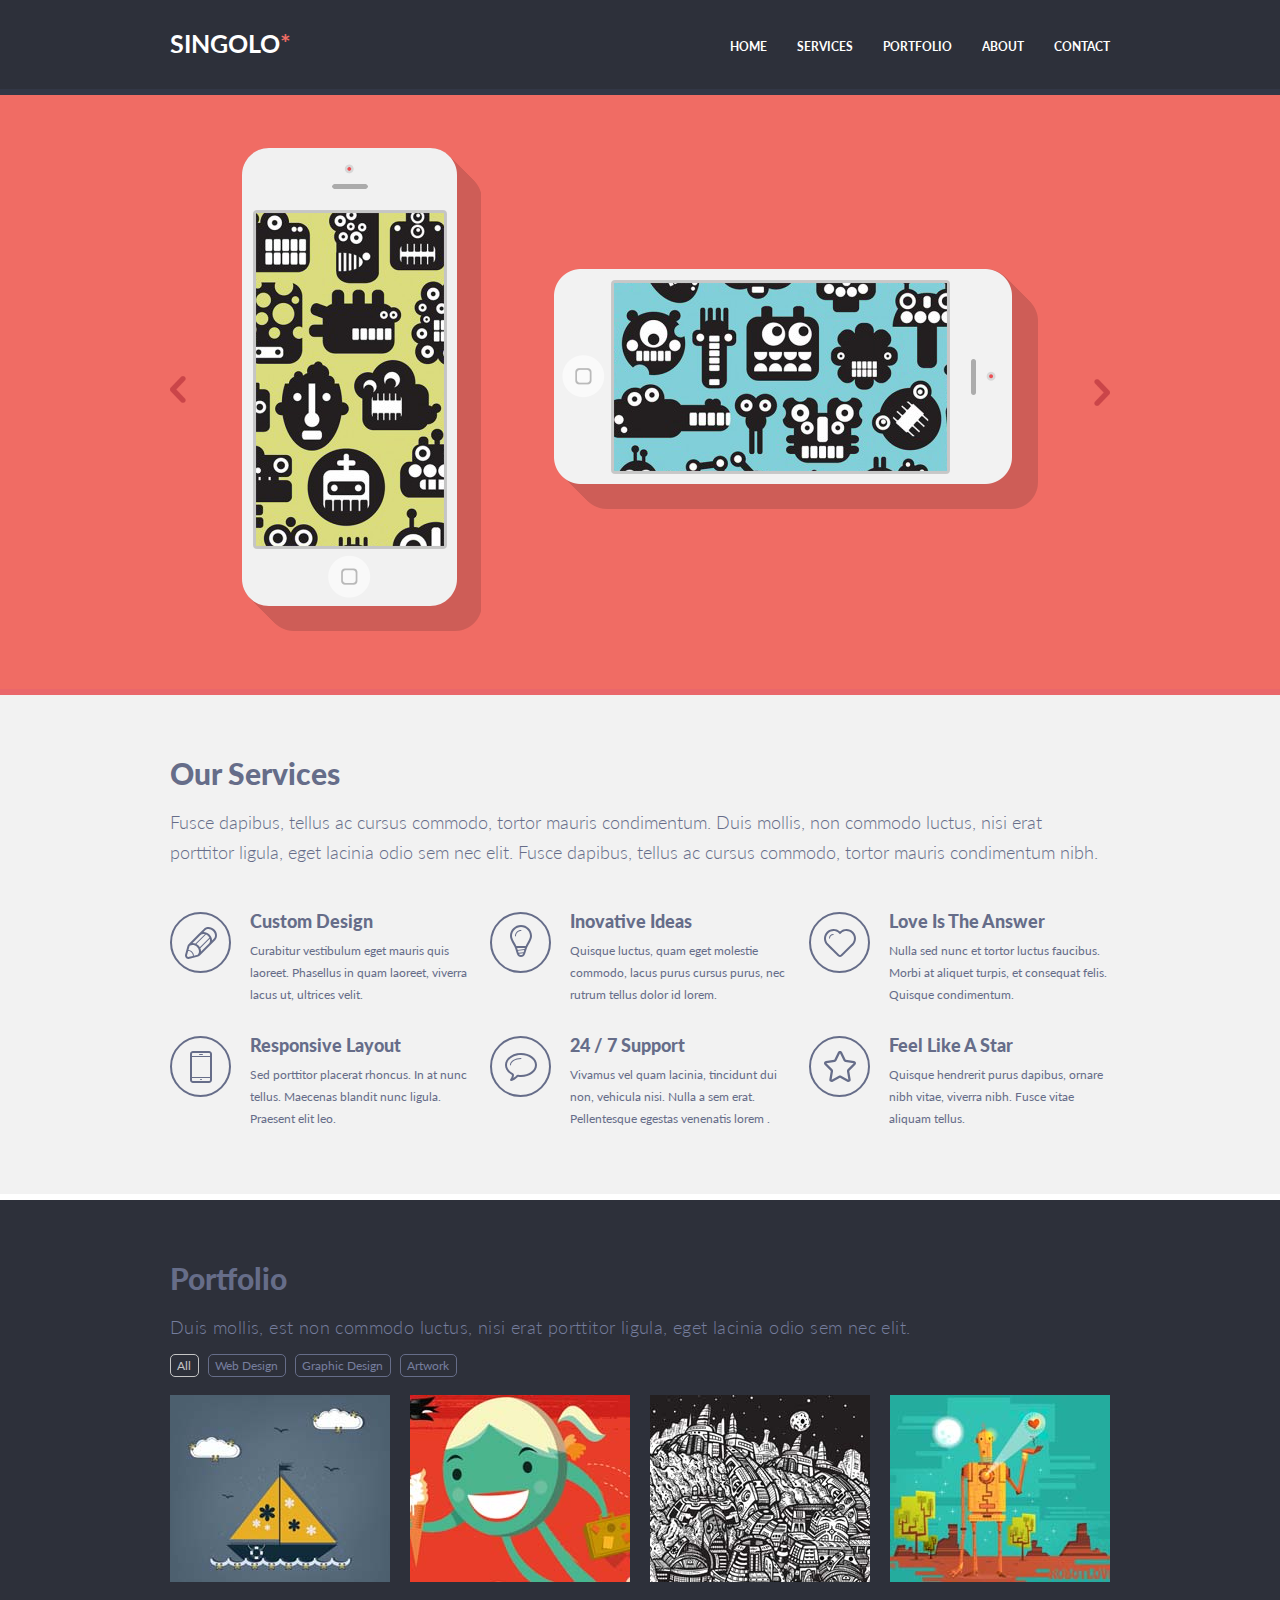
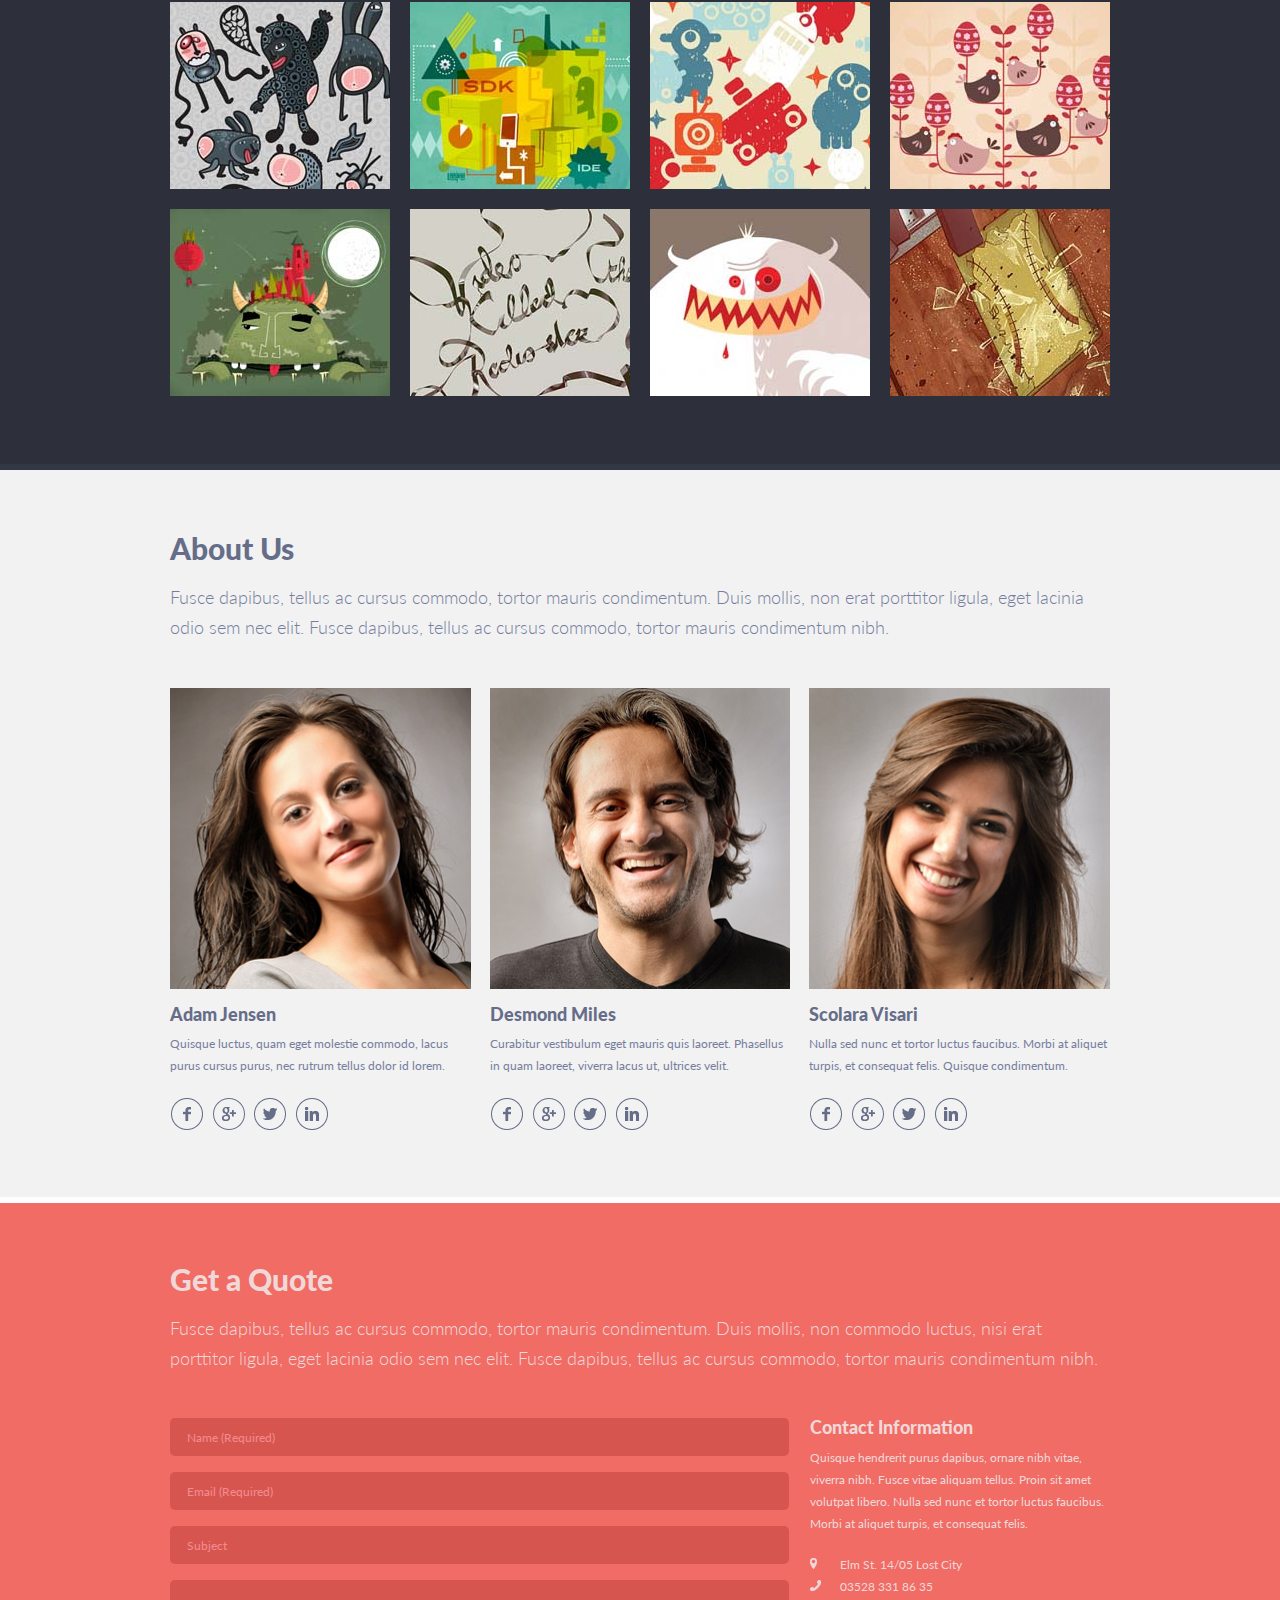
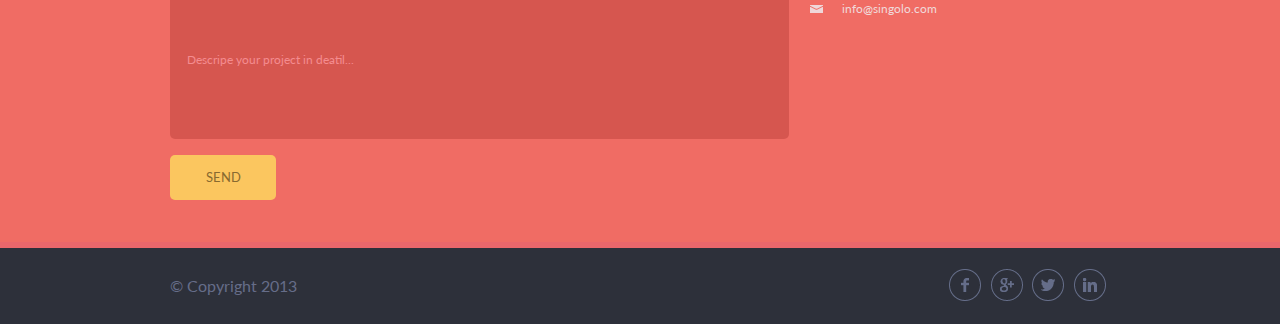
<file: index.html>
<!DOCTYPE html>
<html lang="en">

<head>
    <meta charset="UTF-8">
    <meta name="viewport" content="width=device-width, initial-scale=1.0">
    <link href="https://fonts.googleapis.com/css?family=Lato:300,400,700,900&display=swap" rel="stylesheet">
    <link rel="stylesheet" href="style.css">
    <title>Singolo</title>

</head>

<body>
    <div class="burger_background">
    </div>
    <div class="shadow"></div>
    <header class="header" id="header">
        <div class="burger">
            <img src="assets/Burger-menu-icon.svg" alt="menu" id="burger">
        </div>

        <div class="wrapper header__wrapper">

            <h1 class="logo">SINGOLO<span>*</span></h1>
            <nav class="header__navigation">
                <ul class="navigation">
                    <li class="navigation__list"><a href="#header">HOME</a></li>
                    <li class="navigation__list"><a href="#services">SERVICES</a></li>
                    <li class="navigation__list"><a href="#portfolio">PORTFOLIO</a></li>
                    <li class="navigation__list"><a href="#about">ABOUT</a></li>
                    <li class="navigation__list"><a href="#quote">CONTACT</a></li>
                </ul>
            </nav>
        </div>
    </header>
    <div class="dawn-line-dark"></div>
    <div class="slider">
        <div class="slider_sliders">
            <div class="wrapper slider__wrapper_one">
                <div class="slider__wrapper_one_imgs">
                    <img src="assets/iPhone Vertical.png" class="slider__vertical" alt="#">
                    <div class="slider__vertical-phone_background"></div>
                    <img src="assets/iPhone Horizontal.png" class="slider__horizontal" alt="#">
                    <div class="slider__horisontal-phone_background"></div>
                </div>
            </div>
            <div class="wrapper slider__wrapper_two">
                <div class="slider__wrapper_two_imgs">
                    <img src="assets/phone-vertical.png" class="slider__slide2" alt="#">
                    <img src="assets/slider-content.png" class="slider__slide2_add1" alt="#">
                    <img src="assets/slider-content.png" class="slider__slide2_add2" alt="#">
                </div>
            </div>
        </div>
        <div class="wrapper slider__buttons_wrapper">
            <button class="slider__button slider__button_left"><img src="assets/chev.svg" class="slider__arrow1"
                    alt="#"></button>
            <button class="slider__button slider__button_right"><img src="assets/chev.svg" class="slider__arrow1"
                    alt="#"></button>
        </div>
    </div>
    <div class="dawn-line-red"></div>
    <div class="services" id="services">
        <div class="wrapper">
            <div class="services__description">
                <h2>Our Services</h2>
                <p>Fusce dapibus, tellus ac cursus commodo, tortor mauris condimentum. Duis mollis, non commodo luctus,
                    nisi erat porttitor ligula, eget lacinia odio sem nec elit. Fusce dapibus, tellus ac cursus commodo,
                    tortor mauris condimentum nibh.</p>
            </div>
            <div class="services__items">
                <div class="serrvices__items_item serrvices__item1">
                    <h3>Custom Design</h3>
                    <p>Curabitur vestibulum eget mauris quis laoreet. Phasellus in quam laoreet, viverra lacus ut,
                        ultrices velit.</p>
                </div>
                <div class="serrvices__items_item serrvices__item2">
                    <h3>Inovative Ideas</h3>
                    <p>Quisque luctus, quam eget molestie commodo, lacus purus cursus purus, nec rutrum tellus dolor id
                        lorem.</p>
                </div>
                <div class="serrvices__items_item serrvices__item3">
                    <h3>Love Is The Answer</h3>
                    <p>Nulla sed nunc et tortor luctus faucibus. Morbi at aliquet turpis, et consequat felis. Quisque
                        condimentum.</p>
                </div>
                <div class="serrvices__items_item serrvices__item4">
                    <h3>Responsive Layout</h3>
                    <p>Sed porttitor placerat rhoncus. In at nunc tellus. Maecenas blandit nunc ligula. Praesent elit
                        leo.</p>
                </div>
                <div class="serrvices__items_item serrvices__item5">
                    <h3>24 / 7 Support</h3>
                    <p>Vivamus vel quam lacinia, tincidunt dui non, vehicula nisi. Nulla a sem erat. Pellentesque
                        egestas venenatis lorem .</p>
                </div>
                <div class="serrvices__items_item serrvices__item6">
                    <h3>Feel Like A Star</h3>
                    <p>Quisque hendrerit purus dapibus, ornare nibh vitae, viverra nibh. Fusce vitae aliquam tellus.</p>
                </div>
            </div>
        </div>
    </div>
    <div class="dawn-line-white"></div>
    <div class="portfolio" id="portfolio">
        <div class="wrapper portfolio__wrapper">
            <h2>Portfolio</h2>
            <p>Duis mollis, est non commodo luctus, nisi erat porttitor ligula, eget lacinia odio sem nec elit.</p>
            <nav class="portfolio__wrapper_navigation">
                <ul class="portfolio_navigation">
                    <li class="portfolio__navigation_list portfolio_checked"><a href="#">All</a></li>
                    <li class="portfolio__navigation_list"><a href="#">Web Design</a></li>
                    <li class="portfolio__navigation_list"><a href="#">Graphic Design</a></li>
                    <li class="portfolio__navigation_list"><a href="#">Artwork</a></li>
                </ul>
            </nav>
            <div class="porfolio__images">
                <img class="porfolio__images_img" src="assets/portfolio1.jpg" alt="img">
                <img class="porfolio__images_img" src="assets/portfolio2.jpg" alt="img">
                <img class="porfolio__images_img" src="assets/portfolio3.jpg" alt="img">
                <img class="porfolio__images_img" src="assets/portfolio4.jpg" alt="img">
                <img class="porfolio__images_img" src="assets/portfolio5.jpg" alt="img">
                <img class="porfolio__images_img" src="assets/portfolio6.jpg" alt="img">
                <img class="porfolio__images_img" src="assets/portfolio7.jpg" alt="img">
                <img class="porfolio__images_img" src="assets/portfolio8.jpg" alt="img">
                <img class="porfolio__images_img" src="assets/portfolio9.jpg" alt="img">
                <img class="porfolio__images_img" src="assets/portfolio10.jpg" alt="img">
                <img class="porfolio__images_img" src="assets/portfolio11.jpg" alt="img">
                <img class="porfolio__images_img" src="assets/portfolio12.jpg" alt="img">
            </div>
        </div>
    </div>
    <div class="line-after-portfolio"></div>
    <div class="about" id="about">
        <div class="wrapper about__wrapper">
            <h2>About Us</h2>
            <p class="about__para">Fusce dapibus, tellus ac cursus commodo, tortor mauris condimentum. Duis mollis, non
                erat porttitor ligula, eget lacinia odio sem nec elit. Fusce dapibus, tellus ac cursus commodo, tortor
                mauris condimentum nibh.</p>
            <div class="about__persons">
                <div class="about__persons_person">
                    <img class="about__person_photo" src="assets\person1.png" alt="person">
                    <div class="person_descrption">
                        <h3>Adam Jensen</h3>
                        <p>Quisque luctus, quam eget molestie commodo, lacus purus cursus purus, nec rutrum tellus dolor
                            id lorem.</p>
                    </div>
                    <div class="person_networks">
                        <a><img src="assets\facebook.png" alt="icon" class="networks_icon"></a>
                        <a><img src="assets\google+.png" alt="icon" class="networks_icon"></a>
                        <a><img src="assets\twitter.png" alt="icon" class="networks_icon"></a>
                        <a><img src="assets\linkedin.png" alt="icon" class="networks_icon"></a>
                    </div>
                </div>
                <div class="about__persons_person">
                    <img class="about__person_photo" src="assets\person2.png" alt="person">
                    <div class="person_descrption">
                        <h3>Desmond Miles</h3>
                        <p>Curabitur vestibulum eget mauris quis laoreet. Phasellus in quam laoreet, viverra lacus ut,
                            ultrices velit.</p>
                    </div>
                    <div class="person_networks">
                        <a><img src="assets\facebook.png" alt="icon" class="networks_icon"></a>
                        <a><img src="assets\google+.png" alt="icon" class="networks_icon"></a>
                        <a><img src="assets\twitter.png" alt="icon" class="networks_icon"></a>
                        <a><img src="assets\linkedin.png" alt="icon" class="networks_icon"></a>
                    </div>
                </div>
                <div class="about__persons_person">
                    <img class="about__person_photo" src="assets\person3.png" alt="person">
                    <div class="person_descrption">
                        <h3>Scolara Visari</h3>
                        <p>Nulla sed nunc et tortor luctus faucibus. Morbi at aliquet turpis, et consequat felis.
                            Quisque condimentum.</p>
                    </div>
                    <div class="person_networks">
                        <a><img src="assets\facebook.png" alt="icon" class="networks_icon"></a>
                        <a><img src="assets\google+.png" alt="icon" class="networks_icon"></a>
                        <a><img src="assets\twitter.png" alt="icon" class="networks_icon"></a>
                        <a><img src="assets\linkedin.png" alt="icon" class="networks_icon"></a>
                    </div>
                </div>
            </div>
        </div>
    </div>
    <div class="dawn-line-white"></div>
    <div class="quote-form" id="quote">
        <div class="wrapper form__wrapper">
            <h2>Get a Quote</h2>
            <p>Fusce dapibus, tellus ac cursus commodo, tortor mauris condimentum. Duis mollis, non commodo luctus, nisi
                erat porttitor ligula, eget lacinia odio sem nec elit. Fusce dapibus, tellus ac cursus commodo, tortor
                mauris condimentum nibh.</p>
            <div class="quote-form_cols">
                <form action="#" method="post" class="contact_form">
                    <input type="text" name="name" id="name" placeholder="Name (Required)" pattern="[A-Za-z]{1,32}"
                        maxlength="32" required>
                    <input type="text" name="email" id="email" placeholder="Email (Required)"
                        pattern="^([a-zA-Z0-9_\-\.]+)@((\[[0-9]{1,3}\.[0-9]{1,3}\.[0-9]{1,3}\.)|(([a-zA-Z0-9\-]+\.)+))([a-zA-Z]{2,4}|[0-9]{1,3})(\]?)$"
                        maxlength="30" required>
                    <input type="text" name="subject" id="subject" placeholder="Subject">
                    <input type="text" name="describe" id="describe" placeholder="Descripe your project in deatil...">
                    <input type="submit" value="SEND" id="submit_btn">
                </form>
                <div class="quote-form__information">
                    <h3>Contact Information</h3>
                    <p>Quisque hendrerit purus dapibus, ornare nibh vitae, viverra nibh. Fusce vitae aliquam tellus.
                        Proin
                        sit amet volutpat libero. Nulla sed nunc et tortor luctus faucibus. Morbi at aliquet turpis, et
                        consequat felis. </p>
                    <div class="quote-form__information_contacts">
                        <div class="quote-form__information_adress">Elm St. 14/05 Lost City</div>
                        <div class="quote-form__information_phone"><a href="tel:+035283318635">03528 331 86 35</a></div>
                        <div class="quote-form__information_mail"><a href="mailto:info@singolo.com">info@singolo.com</a>
                        </div>
                    </div>
                </div>
            </div>
        </div>
    </div>
    <div class="dawn-line-red dawn-line-red-second"></div>
    <footer class="footer">
        <div class="wrapper">
            <div class="footer__section">
                <div class="footer__copyright">
                    <p>&copy; Copyright 2013</p>
                </div>
                <div class="footer__networks">
                    <a><img src="assets\facebook.png" alt="icon" class="networks_icon"></a>
                    <a><img src="assets\google+.png" alt="icon" class="networks_icon"></a>
                    <a><img src="assets\twitter.png" alt="icon" class="networks_icon"></a>
                    <a><img src="assets\linkedin.png" alt="icon" class="networks_icon"></a>
                </div>
            </div>

        </div>
    </footer>
    <script src="script.js"></script>
</body>

</html>
</file>
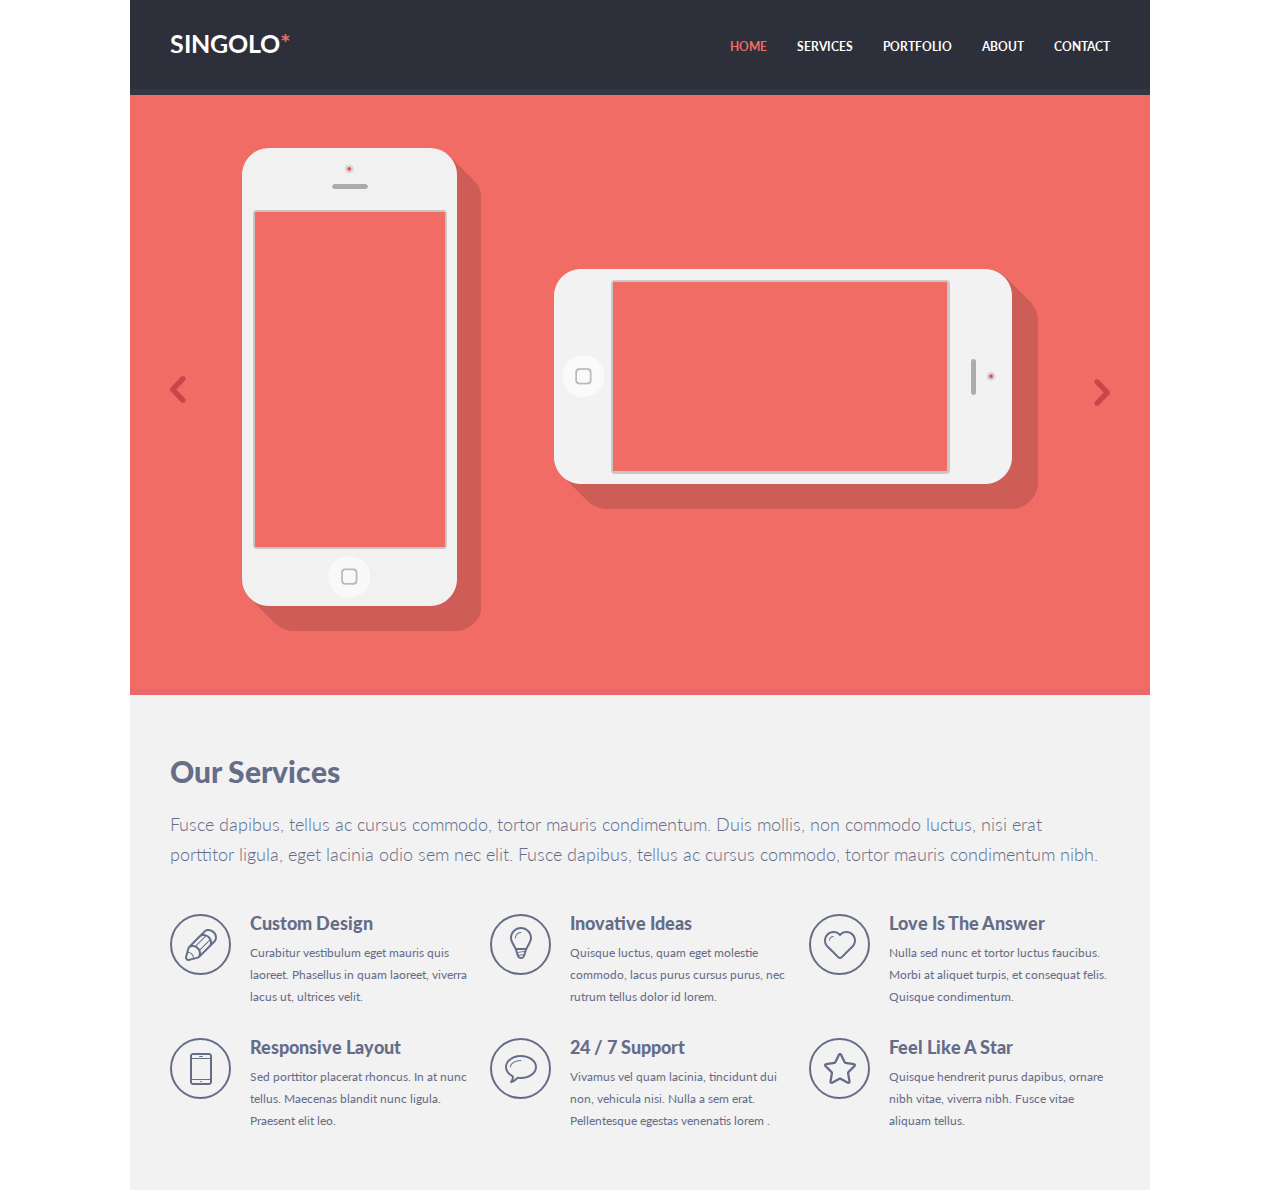
<file: singolo1.html>
<!DOCTYPE html>
<html lang="en">

<head>
    <meta charset="UTF-8">
    <meta name="viewport" content="width=device-width, initial-scale=1.0">
    <link href="https://fonts.googleapis.com/css?family=Lato:300,400,700,900&display=swap" rel="stylesheet">
    <link rel="stylesheet" href="singolo1.css">
    <title>Document</title>
</head>

<body>
    <header class="header">
        <div class="wrapper header__wrapper">
            <div class="logo">SINGOLO<span>*</span></div>
            <nav class="header__navigation">
                <ul class="navigation">
                    <li class="navigation__list checked"><a href="#">HOME</a></li>
                    <li class="navigation__list"><a href="#">SERVICES</a></li>
                    <li class="navigation__list"><a href="#">PORTFOLIO</a></li>
                    <li class="navigation__list"><a href="#">ABOUT</a></li>
                    <li class="navigation__list"><a href="#">CONTACT</a></li>
                </ul>
            </nav>
        </div>
    </header>
    <div class="dawn-line-dark"></div>
    <div class="slider">
        <div class="wrapper slider__wrapper">
            <img src="assets/iPhone Vertical.png" class="slider__vertical" alt="#">
            <img src="assets/iPhone Horizontal.png" class="slider__horizontal" alt="#">
            <button class="slider__button slider__button_left"><img src="assets/chev.svg" class="slider__arrow1" alt="#"></button>
            <button class="slider__button slider__button_right"><img src="assets/chev.svg" class="slider__arrow1" alt="#"></button>
        </div>
    </div>
    <div class="dawn-line-red"></div>
    <div class="services">
        <div class="wrapper">
            <div class="services__description">
                <h1 >Our Services</h1>
                <p>Fusce dapibus, tellus ac cursus commodo, tortor mauris condimentum. Duis mollis, non commodo luctus, nisi erat porttitor ligula, eget lacinia odio sem nec elit. Fusce dapibus, tellus ac cursus commodo, tortor mauris condimentum nibh.</p>
            </div>
            <div class="services__items">
                <div class="serrvices__items_item serrvices__item1">
                    <h2>Custom Design</h2>
                    <p>Curabitur vestibulum eget mauris quis laoreet. Phasellus in quam laoreet, viverra lacus ut, ultrices velit.</p>
                </div>
                <div class="serrvices__items_item serrvices__item2">
                    <h2>Inovative Ideas</h2>
                    <p>Quisque luctus, quam eget molestie commodo, lacus purus cursus purus, nec rutrum tellus dolor id lorem.</p>
                </div>
                <div class="serrvices__items_item serrvices__item3">
                    <h2>Love Is The Answer</h2>
                    <p>Nulla sed nunc et tortor luctus faucibus. Morbi at aliquet turpis, et consequat felis. Quisque condimentum.</p>
                </div>
                <div class="serrvices__items_item serrvices__item4">
                    <h2>Responsive Layout</h2>
                    <p>Sed porttitor placerat rhoncus. In at nunc tellus. Maecenas blandit nunc ligula. Praesent elit leo.</p>
                </div>
                <div class="serrvices__items_item serrvices__item5">
                    <h2>24 / 7 Support</h2>
                    <p>Vivamus vel quam lacinia, tincidunt dui non, vehicula nisi. Nulla a sem erat. Pellentesque egestas venenatis lorem .</p>
                </div>
                <div class="serrvices__items_item serrvices__item6">
                    <h2>Feel Like A Star</h2>
                    <p>Quisque hendrerit purus dapibus, ornare nibh vitae, viverra nibh. Fusce vitae aliquam tellus.</p>
                </div>
            </div>
        </div>
    </div>
</body>

</html>
</file>
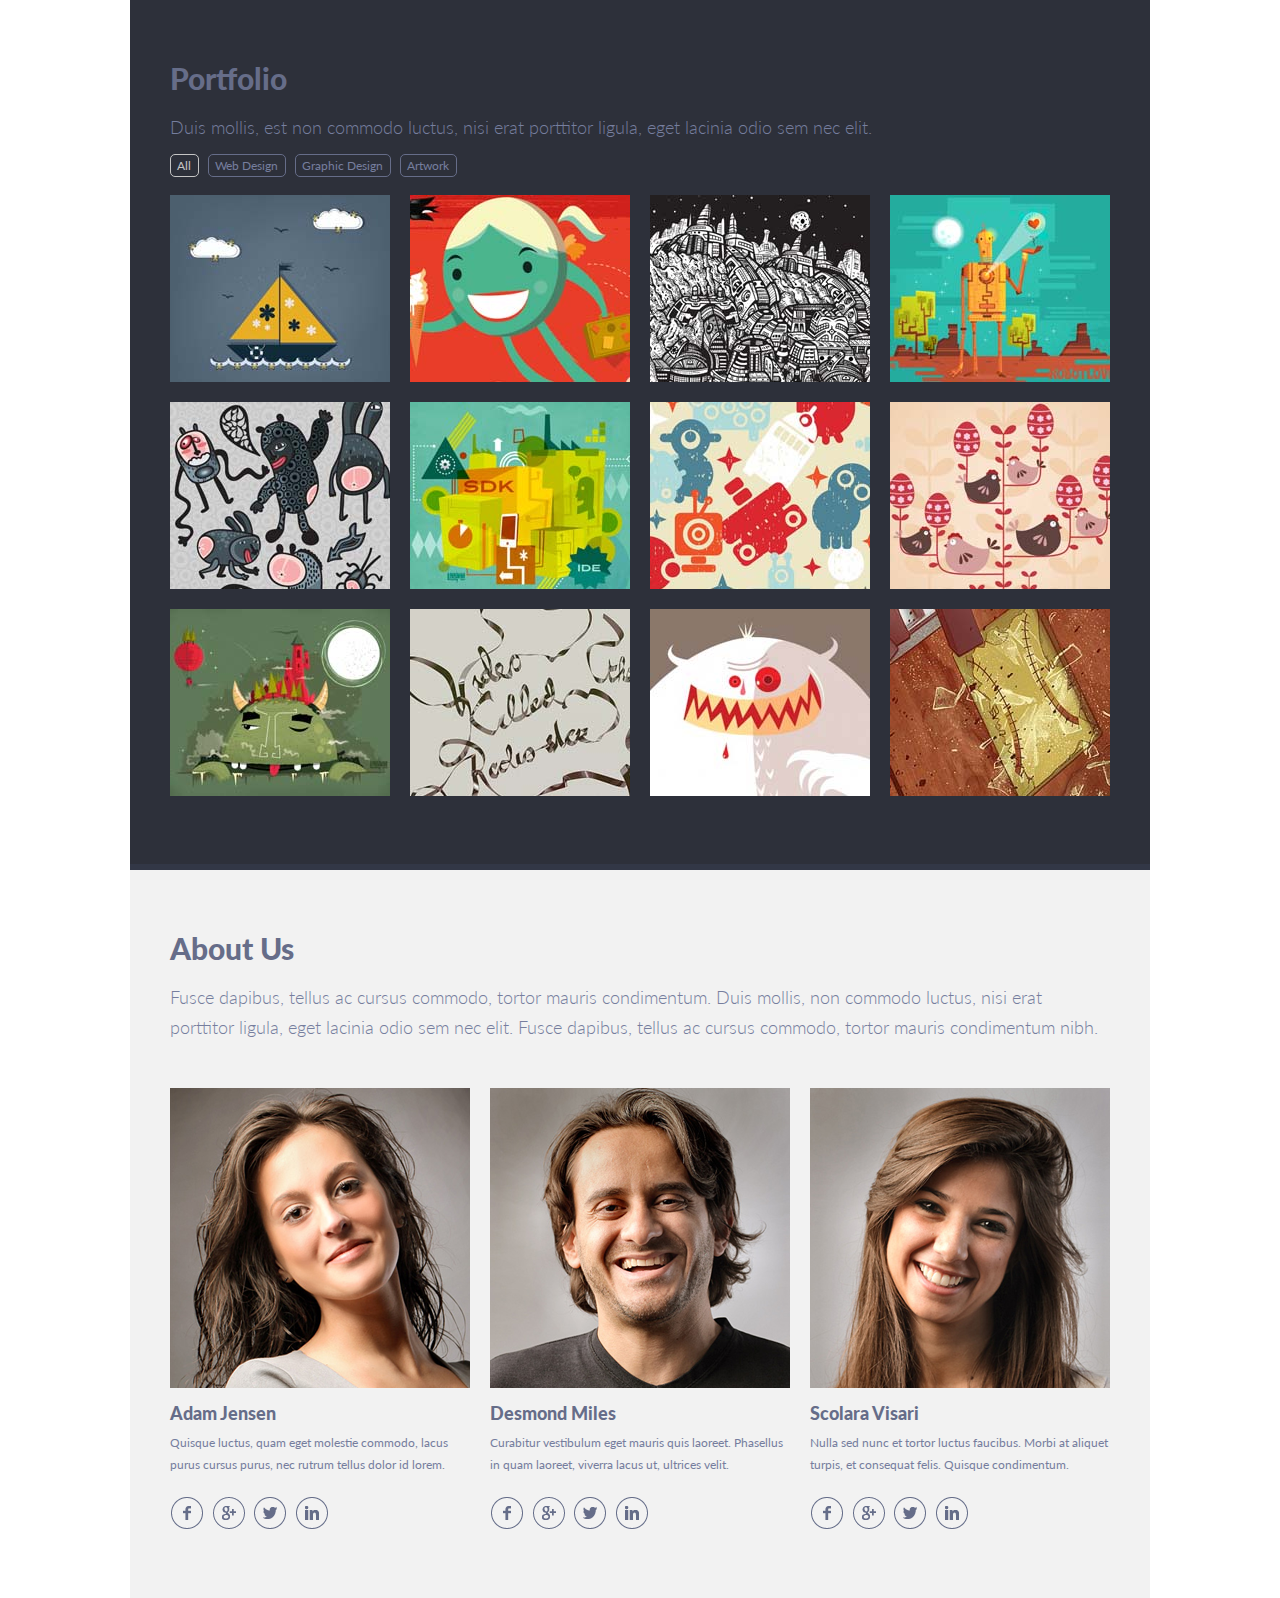
<file: singolo2.html>
<!DOCTYPE html>
<html lang="en">

<head>
    <meta charset="UTF-8">
    <meta name="viewport" content="width=device-width, initial-scale=1.0">
    <link href="https://fonts.googleapis.com/css?family=Lato:300,400,700,900&display=swap" rel="stylesheet">
    <link rel="stylesheet" href="singolo2.css">
    <title>Document</title>
</head>

<body>
    <div class="portfolio">
        <div class="wrapper portfolio__wrapper">
            <h2>Portfolio</h2>
            <p>Duis mollis, est non commodo luctus, nisi erat porttitor ligula, eget lacinia odio sem nec elit.</p>
            <nav class="portfolio__wrapper_navigation">
                <ul class="portfolio_navigation">
                    <li class="portfolio__navigation_list portfolio_checked"><a href="#">All</a></li>
                    <li class="portfolio__navigation_list"><a href="#">Web Design</a></li>
                    <li class="portfolio__navigation_list"><a href="#">Graphic Design</a></li>
                    <li class="portfolio__navigation_list"><a href="#">Artwork</a></li>
                </ul>
            </nav>
            <div class="porfolio__images">
                <img src="assets/portfolio1.jpg" alt="img">
                <img src="assets/portfolio2.jpg" alt="img">
                <img src="assets/portfolio3.jpg" alt="img">
                <img src="assets/portfolio4.jpg" alt="img">
                <img src="assets/portfolio5.jpg" alt="img">
                <img src="assets/portfolio6.jpg" alt="img">
                <img src="assets/portfolio7.jpg" alt="img">
                <img src="assets/portfolio8.jpg" alt="img">
                <img src="assets/portfolio9.jpg" alt="img">
                <img src="assets/portfolio10.jpg" alt="img">
                <img src="assets/portfolio11.jpg" alt="img">
                <img src="assets/portfolio12.jpg" alt="img">
            </div>
        </div>
    </div>
    <div class="line-after-portfolio"></div>
    <div class="about">
        <div class="wrapper about__wrapper">
            <h2>About Us</h2>
            <p class="about__para">Fusce dapibus, tellus ac cursus commodo, tortor mauris condimentum. Duis mollis, non commodo luctus, nisi
                erat porttitor ligula, eget lacinia odio sem nec elit. Fusce dapibus, tellus ac cursus commodo, tortor
                mauris condimentum nibh.</p>
            <div class="about__persons">
                <div class="about__persons_person">
                    <img class="about__person_photo" src="assets\person1.png" alt="person">
                    <div class="person_descrption">
                        <h3>Adam Jensen</h3>
                        <p>Quisque luctus, quam eget molestie commodo, lacus purus cursus purus, nec rutrum tellus dolor id lorem.</p>
                    </div>
                    <div class="person_networks">
                        <a><img src="assets\facebook.png" alt="icon" class="networks_icon"></a>
                        <a><img src="assets\google+.png" alt="icon" class="networks_icon"></a>
</a>                        <a><img src="assets\twitter.png" alt="icon" class="networks_icon"></a>
</a>                        <a><img src="assets\linkedin.png" alt="icon" class="networks_icon"></a>
                    </div>
                </div>
                <div class="about__persons_person">
                    <img class="about__person_photo" src="assets\person2.png" alt="person">
                    <div class="person_descrption">
                        <h3>Desmond Miles</h3>
                        <p>Curabitur vestibulum eget mauris quis laoreet. Phasellus in quam laoreet, viverra lacus ut, ultrices velit.</p>
                    </div>
                    <div class="person_networks">
                        <a><img src="assets\facebook.png" alt="icon" class="networks_icon"></a>
                        <a><img src="assets\google+.png" alt="icon" class="networks_icon"></a>
</a>                        <a><img src="assets\twitter.png" alt="icon" class="networks_icon"></a>
</a>                        <a><img src="assets\linkedin.png" alt="icon" class="networks_icon"></a>
                    </div>
                </div>
                <div class="about__persons_person">
                    <img class="about__person_photo" src="assets\person3.png" alt="person">
                    <div class="person_descrption">
                        <h3>Scolara Visari</h3>
                        <p>Nulla sed nunc et tortor luctus faucibus. Morbi at aliquet turpis, et consequat felis. Quisque condimentum.</p>
                    </div>
                    <div class="person_networks">
                        <a><img src="assets\facebook.png" alt="icon" class="networks_icon"></a>
                        <a><img src="assets\google+.png" alt="icon" class="networks_icon"></a>
                        <a><img src="assets\twitter.png" alt="icon" class="networks_icon"></a>
                        <a><img src="assets\linkedin.png" alt="icon" class="networks_icon"></a>
                    </div>
                </div>
            </div>
        </div>
    </div>
</body>
</html>
</file>
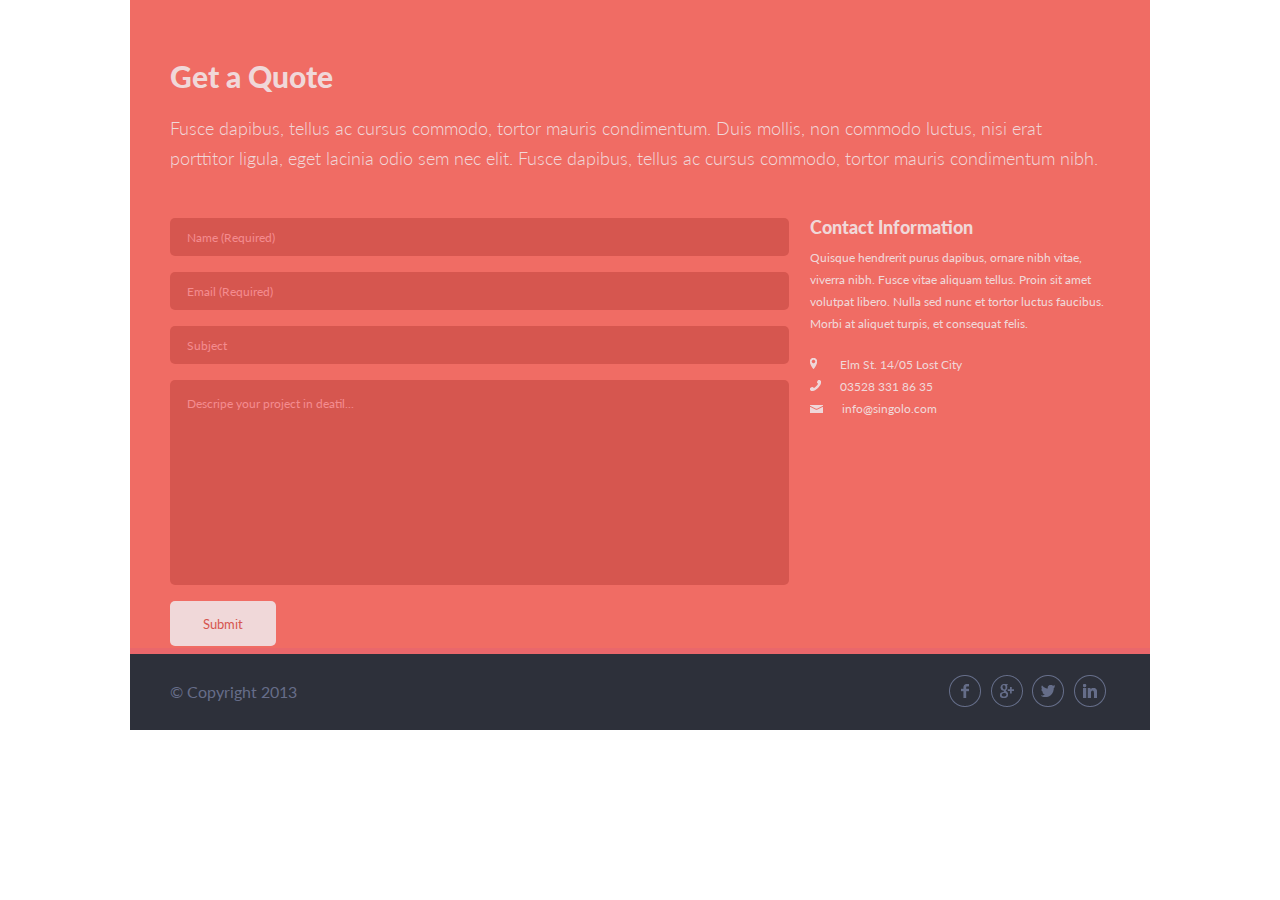
<file: singolo3.html>
<!DOCTYPE html>
<html lang="en">

<head>
    <meta charset="UTF-8">
    <meta name="viewport" content="width=device-width, initial-scale=1.0">
    <link href="https://fonts.googleapis.com/css?family=Lato:300,400,700,900&display=swap" rel="stylesheet">
    <link rel="stylesheet" href="singolo3.css">
    <title>Singolo3</title>
</head>

<body>
    <div class="quote-form">
        <div class="wrapper form__wrapper">
            <h2>Get a Quote</h2>
            <p>Fusce dapibus, tellus ac cursus commodo, tortor mauris condimentum. Duis mollis, non commodo luctus, nisi
                erat porttitor ligula, eget lacinia odio sem nec elit. Fusce dapibus, tellus ac cursus commodo, tortor
                mauris condimentum nibh.</p>
            <div class="quote-form_cols">

                <form action="#" method="post" class="contact_form">
                        <input type="text" name="name" id="name" placeholder="Name (Required)"
                            pattern="[A-Za-z]{1,32}" maxlength="32" required>
                        <input type="text" name="email" id="email" placeholder="Email (Required)"
                            pattern="^([a-zA-Z0-9_\-\.]+)@((\[[0-9]{1,3}\.[0-9]{1,3}\.[0-9]{1,3}\.)|(([a-zA-Z0-9\-]+\.)+))([a-zA-Z]{2,4}|[0-9]{1,3})(\]?)$"
                            maxlength="30" required>
                        <input type="text" name="subject" id="subject" placeholder="Subject">
                        <input type="text" name="describe" id="describe"
                            placeholder="Descripe your project in deatil...">
                        <input type="submit" value="Submit" id="submit_btn">
                </form>
                <div class="quote-form__information">
                    <h3>Contact Information</h3>
                    <p>Quisque hendrerit purus dapibus, ornare nibh vitae, viverra nibh. Fusce vitae aliquam tellus. Proin
                        sit amet volutpat libero. Nulla sed nunc et tortor luctus faucibus. Morbi at aliquet turpis, et
                        consequat felis. </p>
                        <div class="quote-form__information_contacts">
                            <div class="quote-form__information_adress">Elm St. 14/05 Lost City</div>
                            <div class="quote-form__information_phone"><a href="tel:+035283318635">03528 331 86 35</a></div>
                            <div class="quote-form__information_mail"><a href="mailto:info@singolo.com">info@singolo.com</a></div>
                        </div>

                </div>
            </div>
            
        </div>
    </div>
    <div class="dawn-line-red"></div>
    <footer class="footer">
        <div class="wrapper">
            <div class="footer__section">
                <div class="footer__copyright">
                    <p>&copy; Copyright 2013</p>
                </div>
                <div class="footer__networks">
                    <a><img src="assets\facebook.png" alt="icon" class="networks_icon"></a>
                    <a><img src="assets\google+.png" alt="icon" class="networks_icon"></a>
                    <a><img src="assets\twitter.png" alt="icon" class="networks_icon"></a>
                    <a><img src="assets\linkedin.png" alt="icon" class="networks_icon"></a>
                </div>
            </div>
           
        </div>
    </footer>
</body>
</html>
</file>
<file: style.css>
* {
    box-sizing: border-box;
    padding: 0;
    margin: 0;
    font-family: "Lato";
    scroll-behavior: smooth;
}
a {
    text-decoration: none;
}

/*$color-main: #f06c64*/
.wrapper {
    margin: auto;
}


/*Burger-menu*/
.burger{
    display: none; 
}
.burger_background{
    display: none;
}
.shodow{
    display: none;
}

/* HEADER */
.header {
    /* height: 89px; */
    background-color: #2d303a;
    padding: 35px 0;
    margin: auto;
 /*   width: 1020px;*/
    position: sticky;
    top: 0;
    z-index: 6;
    transition: .5s;
}
.header__wrapper{
    display: flex;
    align-items: center;
    justify-content: space-between;
  /*  position: absolute;*/
}

.logo {
    display: inline;
    font-size: 25px;
    line-height: 6px;
    color: #ffffff;
    font-family: "Lato";
    font-weight: 700;
    padding-bottom: 3px;

}
.logo span {
    color: #f06c64;    
}

/*HEADER-NAV*/
.header__navigation {
    justify-content: space-between;
}
.navigation {
    display: flex; 
    list-style: none;
}
.navigation__list a {
    margin-left: 30px;
    font-size: 12px;
    line-height: 6px;
    color: #ffffff;
    font-weight: 700;
    padding-top: 3px;
}
.navigation .checked a{
    color: #f06c64;     
}
.navigation__list a:hover {
    color: #f06c64;     
}

/*HEADER-Down-Line*/
.dawn-line-dark {
  /*  width: 1020px;*/
    margin: auto;   
    height: 6px;
    background-color: #323746;
}

/*SLIDER*/
.slider {
    height: 594px;  
   /* width: auto; */
   overflow:  hidden;
}
.slider_sliders{
	position: relative;
}
.slider__wrapper_one, 
.slider__wrapper_two{
    position: absolute;
	margin: 0 auto; 
	height: 594px; 
	transition: 1s;  	
}
.slider__wrapper_one{
	background-color: #f06c64;
	width: 100%;
}
.slider__wrapper_two{
	background-color: #648BF0;
	width: 0;
/*	right: 0;  */
}
.slider__wrapper_one_imgs, 
.slider__wrapper_two_imgs{
    position: absolute;
 	margin: auto; 
	height: 594px; 
	width: 940px;
	/* left: 0; */
	right: 0;
	/* transition: 5s;	 */
}
.slider__wrapper_one_imgs{
	left: 0;
}
.slider__wrapper_two_imgs {
	left: -940px;
}
.slider__vertical {
    position: absolute;
    top: 53px;
    right: 629px;
}
.slider__horizontal {
    position: absolute;
    top: 174px;
    right: 71px;
}
.slider__slide2 {
    position: absolute;
    top: 43px;
    left: 382px;
}
.slider__slide2_add1 {
    position: absolute;
    top: 152px;
    left: 251px;
}
.slider__slide2_add2 {
    position: absolute;
    top: 152px;
    left: 611px;
}
.slider__vertical-phone_background {
    height: 335px;
    width: 190px;
    position: absolute;
    background-image: url(assets/phpne-vert-img.png);
    top: 117px;
    right: 665px;
    z-index: 5;
}
.slider__horisontal-phone_background {
    height: 189px;
    width: 334px;
    position: absolute;  
    background-image: url(assets/phpne-horis-img.png);
    top: 187px;
    right: 163px; 
    /* z-index: 5; */
}

.slider__buttons_wrapper{
    position: relative; 	
}
.slider__button {
    position: absolute;
    top: 281px;
    background: none;
    border: none;
    z-index: 2;
}
.slider__button img:hover {
    opacity: 0.5;
}
.slider__button_right {
    right: 0;
    transform: rotate(180deg);
}

.dawn-line-red {
  /*  width: 1020px;*/
    margin: auto;   
    height: 6px;
    background-color: #ea676b;
}
/*SERVICES*/
.services {
    /* height: 495px; */
 /*   width: 1020px;*/
    margin: auto; 
    background-color: #f2f2f2;
    color: #666d89;
}
/* .services__description {
    padding-top: 67px;
} */
.services__description h1 {
    font-size: 30px;
    line-height: 18px;

    font-weight: 900;
    /* text-align: left; */
    padding-bottom: 29px;
}
.services__description p {
    /* width: 940px;
    height: 57px; */
    font-size: 18px;
    line-height: 30px;
    font-weight: 300;
    /* text-align: left; */
    padding-bottom: 45px;
}
/*items*/
.services__items {
    display: flex;
    flex-wrap: wrap;
    justify-content: space-between;
    padding-bottom: 34px;
}
.serrvices__items_item {
    background-repeat: no-repeat;
    flex-basis: 32%;

    padding: 0 0 0 80px;
}
.serrvices__items_item h3 {
    padding-bottom: 10px;
    font-size: 18px;
    line-height: 18px;
    font-weight: 900;
}
.serrvices__items_item p {
    padding-bottom: 30px;
    /* width: 219px; */
    /* height: 128px; */
    font-size: 12px;
    line-height: 22px;
    font-weight: 400;
}
.serrvices__item1 {
    background-image: url(assets/pen.svg);
}
.serrvices__item2 {
    background-image: url(assets/bulb.svg);
}
.serrvices__item3 {
    background-image: url(assets/heart.svg);
}
.serrvices__item4 {
    background-image: url(assets/phone.svg);
}
.serrvices__item5 {
    background-image: url(assets/bubble.svg);
}
.serrvices__item6 {
    background-image: url(assets/star.svg);
}
.dawn-line-white {
       margin: auto;   
       height: 6px;
       background-color: #FFFFFF;
   }
/*SINGOLO 2*/
.portfolio{
   /* width: 1020px;*/
    /* height: 864px; */
    background-color: #2d303a;
    margin: auto;
}

h2 {
    font-size: 30px;
    line-height: 18px;
    color: #666d89;
    font-weight: 900;
    padding: 69px 0 25px 0;
}
.portfolio__wrapper p{
    font-size: 18px;
    line-height: 30px;
    color: #767e9e;
    font-weight: 300;
    letter-spacing: 0.4px;
}
.portfolio_navigation {
    display: flex; 
    list-style: none;
    padding: 12px 0 18px 0;
}
.portfolio__navigation_list a{
    font-size: 12px;
    line-height: 22px;
    color: #767e9e;
    font-weight: 400;
    text-align: center;
    border: 1px solid #666d89;
    border-radius: 5px;
    padding: 3px 7px 3px 6px;
    margin-right: 9px;
}

.portfolio_checked a{
    border: 1px solid #c5c5c5;
    color: #c5c5c5;  
}
.portfolio__navigation_list a:hover {
    border: 1px solid #c5c5c5;
    color: #c5c5c5;      
}

/*Images*/
.porfolio__images{
    /* height: 600px; */
    display: flex;
    flex-wrap: wrap;
    justify-content: space-between;
    align-items: center;
    padding-bottom: 48px;
}
.porfolio__images img {
    margin-bottom: 20px;
}

.line-after-portfolio {
   /* width: 1020px;*/
    margin: auto;   
    height: 6px;
    background-color: #323746;
}
/*About Us*/
.about{
  /*  width: 1020px;*/
    /* height: 728px; */
    background-color: #f2f2f2;
    margin: auto;
}
.about__para {
    font-size: 18px;
    line-height: 30px;
    color: #767e9e;
    font-weight: 300;
    text-align: left;
    padding-bottom: 46px;
}
.about__persons {
    display: flex;
    /* flex-wrap: wrap; */
    justify-content: space-between;
}
.about__persons_person{
    padding-bottom: 62px;
    width: 32%;
}
.about__person_photo{
    width: 100%;
}
.person_descrption h3{
    font-size: 18px;
    line-height: 18px;
    color: #666d89;
    font-weight: 900;
    padding: 13px 0 10px
}
.person_descrption p{
    /* width: 300px; */
    font-size: 12px;
    line-height: 22px;
    color: #767e9e;
    font-weight: 400;
    text-align: left;
}

/*Icons*/
.person_networks{
    padding-top: 20px;
}
.networks_icon {
    padding-right: 3px;
}
.networks_icon:hover {
    background-color: #323746;    
}

/*SINGOLO 3*/

.quote-form{
 /*   width: 1020px;*/
    /* height: 648px; */
    background-color: #f06c64;
    margin: auto;
}

.quote-form h2 {
    font-size: 30px;
    line-height: 18px;
    color: #f0d8d9;
    font-weight: 900;
    padding-top: 67px;
}
.quote-form p{
    font-size: 18px;
    line-height: 30px;
    color: #f0d8d9;
    font-weight: 300;
    /* padding-top: 28px; */

}

.quote-form_cols {
    display: flex;
    justify-content: space-between;
    flex-wrap: wrap;
    padding-top: 45px;
}

.contact_form {
    display: flex;
    flex-direction: column;
}

#name,
#email,
#subject,
#describe {
    padding-left: 17px;
    width: 619px;
    height: 38px;
    border-radius: 5px;
    background-color: #d6564f;
    border: none;
    margin-bottom: 16px;
    outline: none;
}

#describe {
    /* max-width: 623px; */
    min-height: 159px;
}

/* #describe::placeholder {
    transform: translateY(-80px);
} */

input[type=text] {
    color: #2d303a;
}

input::placeholder {
    font-style: normal;
    font-weight: normal;
    font-size: 12px;
    color: #F48C8F;
}

#submit_btn {
    width: 106px;
    height: 45px;
    background-color: #FBC65F;
    border: 0;
    border-radius: 5px;
    color: #886A30;
    cursor: pointer;
    margin-bottom: 42px;
    transition: .5s opacity;
}

input#submit_btn:hover {
    opacity: 0.7;
}


/*Contacts*/

.quote-form__information h3 {
    font-size: 18px;
    line-height: 18px;
    color: #f0d8d9;
    font-weight: 900;
}
.quote-form__information p {
    width: 300px;
    font-size: 12px;
    line-height: 22px;
    color: #f0d8d9;
    font-weight: 400;
    padding-top: 11px;
}
.quote-form__information_contacts, 
.quote-form__information_contacts a {
    font-size: 12px;
    line-height: 22px;
    color: #f0d8d9;
    font-weight: 400;
    padding-top: 19px;
}
.quote-form__information_adress::before {
    content: url("assets/location.png");
    padding-right: 23px;
    color: #F48C8F;
}
.quote-form__information_phone::before {
    content: url("assets/phone.png");
    padding-right: 19px;
}

.quote-form__information_mail::before {
    content: url("assets/mail.png");
    padding-right: 19px;
}

.dawn-line-red {
 /*   width: 1020px;*/
    margin: auto;   
    height: 6px;
    background-color: #ea676b;
}

/*Footer*/

.footer {  
  /*  width: 1020px;*/
    height: 76px;
    background-color: #2d303a;
    margin: auto;
}

.footer__section {
    display: flex;
    justify-content: space-between;
    padding-top: 20px;
    color: #666d89;
}
.footer__copyright {
    padding-top: 8px;
}

@media (min-width: 1020px) {
	.wrapper {
		width: 940px;
    }
    .slider__wrapper_one{
        width: 100%;
    }
    .slider__wrapper_two{
        width: 0;
    }
}

@media (max-width: 1019px) {
	.wrapper {
		padding: 0 40px;
    }
    .header {
        width: 100%;
    }
/*Slider*/
    .slider {
        height: 447px;
    }
    .slider__button_right {
        right: 40px;
    }
    .slider__button {
        top: 211px;
    }
    .slider__vertical {
        width: 180px;
        top: 41px;
        right: 650px;
    }
    .slider__horizontal {
        top: 150px;
        right: 249px;
        width: 344px;
    }
    .slider__vertical-phone_background {
        height: 253px;
        width: 143px;
        top: 88px;
        right: 677px;
    }
    .slider__horisontal-phone_background {
        height: 135px;
        width: 238px;
        top: 159px;
        right: 314px;
    }
    .slider__wrapper_two{
        display: none; /*TODO:*/
    }

/*Our servises*/
    .serrvices__items_item p {
        padding-bottom: 47px;
    }
    .serrvices__items_item {
        flex-basis: 45%;
    }
    .services__items {
        padding-bottom: 0;
    }
/*Portfolio*/
    .porfolio__images img {
        width: 31.5%;
    }
/*About Us*/
    .about__persons_person{
        width: 32%;
        padding-bottom: 75px;
    }
    .about__person_photo{
        width: 100%;
    }
/*Get a Quote*/
    .contact_form {
        width: 64%;
    }
    #name, #email, #subject, #describe {
        width: 100%;
    }
    .quote-form__information{
        width: 32%;
    }
    .quote-form__information p {
        width: 100%;
    }
}

@media (max-width: 767px) {
    .wrapper {
		padding: 0 30px;
    }
    h2 {
        padding: 32px 0 25px 0;
    }
    .dawn-line-white,
    .line-after-portfolio,
    .dawn-line-white,
    .dawn-line-red-second {
        display: none;
    }
    .header__navigation{
        display: none;
    }
/*Burger*/
    .burger_background{
        display: none;
        /* width: 0;
        left: 0;
        transition: 1s; */
    }
    .burger_background_click{
        display: block;
        height: 100%;
        background-color: #2D303A;
        width: 75%;
        position: fixed;
        z-index: 6;
    }
    .burger_click {
        transform: rotate(90deg);
    }
    .shadow_click{
        display: block;
        height: 100vw;
        background: #2D303A;
        opacity: 0.6;
        width: 25%;
        position: fixed;
        z-index: 99;
        right: 0;
    }
    .header__navigation_click {
         display: flex; 
    }
    .navigation_click {
        display: block; 
    }

/*Header*/
    .header__wrapper {
        /* justify-content: space-evenly; */
        display: inline-block;
        padding-left: 103px;
        transition: .5s;
    }
    .header__wrapper_click {
        padding-left: 30px;
    }
    .burger{
        display: inline-block;
        padding-left: 20px;
    }

/*Slider*/
    .slider {
        height: 218px;  
    }
    .slider__vertical {
        width: 88px;
        top: 20px;
        right: 810px;
    }
    .slider__vertical-phone_background {
        height: 124px;
        width: 70px;
        top: 43px;
        right: 823px;
    }
    .slider__horizontal {
        top: 70px;
        right: 599px;
        width: 177px;
    }
    .slider__horisontal-phone_background {
        height: 70px;
        width: 123px;
        top: 74px;
        right: 632px;
    }

    .slider__button {
        top: 98px;
    }
    .slider__button_left {
        left: 10px;
    }
    .slider__button_right {
        right: 10px;
    }
/*Our servises*/
    .serrvices__items_item {
        flex-basis: 100%;
    }
    .services__description h1 {
        padding-bottom: 24px;
    }
    .services__description p {
        padding-bottom: 35px;
        letter-spacing: 0.5px;
    }
    .serrvices__items_item p {
        padding-bottom: 25px;
        letter-spacing: 0.5px;
    }
    /*Portfolio*/
    .portfolio_navigation {
        padding: 30px 0 25px 0;
    }
    .porfolio__images {
        padding-bottom: 28px;
    }
    .porfolio__images img {
        width: 47.8%;
        margin-bottom: 14px;
    }
    .porfolio__images :nth-child(n+9){
        display: none;
    }
    /*About Us*/
    .about__persons {
        display: flex;
        flex-wrap: wrap;
    }
    .about__persons_person {
        width: 100%;
    }
    .about__para {
        padding-bottom: 30px;
    }
    .about__persons_person {
        padding-bottom: 34px;
    }
    .person_networks {
        padding-top: 15px;
    }
    /*Get a Quote*/
    .contact_form {
        width: 100%;
    }
    #submit_btn{
        width: 100%;    
        margin-bottom: 32px; 
        margin-top: 2px;  
    }
    .quote-form_cols {
        padding-top: 30px;
    }
    #name, #email, #subject, #describe {
        margin-bottom: 12px;
    }
    #submit_btn {
        height: 50px;
    }

    .quote-form__information {
        width: 100%;       
    }
    .quote-form__information_contacts{
        padding-bottom: 42px;
    }
    /*Footer*/
    .footer__copyright {
        display: none;
    }
}

/*
1020px <= width
768px <= width < 1020px
375px <= width < 768px
width < 375px
*/
</file>
<file: singolo1.css>
* {
    box-sizing: border-box;
    padding: 0;
    margin: 0;
    font-family: "Lato";
}
a {
    text-decoration: none;
}

/*$color-main: #f06c64*/
.wrapper {
    width: 940px;
    margin: auto;
}

/* HEADER */
.header {
    /* height: 89px; */
    background-color: #2d303a;
    padding: 35px 0;
    margin: auto;
    width: 1020px;
}
.header__wrapper{
    display: flex;
    align-items: center;
    justify-content: space-between;
}

.logo {
    display: inline;
    font-size: 25px;
    line-height: 6px;
    color: #ffffff;
    font-family: "Lato";
    font-weight: 700;
    padding-bottom: 3px;

}
.logo span {
    color: #f06c64;    
}

/*HEADER-NAV*/
.header__navigation {
    justify-content: space-between;
}
.navigation {
    display: flex; 
    list-style: none;

}
.navigation__list a {
    padding-left: 30px;
    font-size: 12px;
    line-height: 6px;
    color: #ffffff;
    font-weight: 700;
    padding-top: 3px;
}
.navigation .checked a{
    color: #f06c64;     
}
.navigation__list a:hover {
    color: #f06c64;     
}
/*HEADER-Down-Line*/
.dawn-line-dark {
    width: 1020px;
    margin: auto;   
    height: 6px;
    background-color: #323746;
}

/*SLIDER*/
.slider {
    background-color: #f06c64;
    /* padding: 35px 0; */
    margin: auto;    
    width: 1020px;
    height: 594px;
   
}
.slider__wrapper{
    position: relative; 
}
.slider__vertical {
    position: absolute;
    top: 53px;
    left: 71px;
}
.slider__horizontal {
    position: absolute;
    top: 174px;
    right: 71px;
}
.dawn-line-red {
    width: 1020px;
    margin: auto;   
    height: 6px;
    background-color: #ea676b;
}
.slider__button {
    position: absolute;
    top: 281px;
    background: none;
    border: none;
}
.slider__button_right {
    right: 0;
    transform: rotate(180deg);
}
.slider__button img:hover {
    opacity: 0.5;
}
/*SERVICES*/
.services {
    height: 495px;
    width: 1020px;
    margin: auto; 
    background-color: #f2f2f2;
    color: #666d89;
}
.services__description {
    padding-top: 67px;
}
.services__description h1 {
    font-size: 30px;
    line-height: 18px;

    font-weight: 900;
    /* text-align: left; */
    padding-bottom: 29px;
}
.services__description p {
    /* width: 940px;
    height: 57px; */
    font-size: 18px;
    line-height: 30px;
    font-weight: 300;
    /* text-align: left; */
    padding-bottom: 45px;
}
/*items*/
.services__items {
    display: flex;
    flex-wrap: wrap;
    justify-content: space-between;
}
.serrvices__items_item {
    background-repeat: no-repeat;
    flex-basis: 32%;

    padding: 0 0 0 80px;
}
.serrvices__items_item h2 {
    padding-bottom: 10px;
    font-size: 18px;
    line-height: 18px;
    font-weight: 900;
}
.serrvices__items_item p {
    padding-bottom: 30px;
    /* width: 219px; */
    /* height: 128px; */
    font-size: 12px;
    line-height: 22px;
    font-weight: 400;
}
.serrvices__item1 {
    background-image: url(assets/pen.svg);
}
.serrvices__item2 {
    background-image: url(assets/bulb.svg);
}
.serrvices__item3 {
    background-image: url(assets/heart.svg);
}
.serrvices__item4 {
    background-image: url(assets/phone.svg);
}
.serrvices__item5 {
    background-image: url(assets/bubble.svg);
}
.serrvices__item6 {
    background-image: url(assets/star.svg);
}
</file>
<file: singolo2.css>
* {
    box-sizing: border-box;
    padding: 0;
    margin: 0;
    font-family: "Lato";
}
a {
    text-decoration: none;
}
.wrapper {
    width: 940px;
    margin: auto;
}
.portfolio{
    width: 1020px;
    height: 864px;
    background-color: #2d303a;
    margin: auto;
}

h2 {
    font-size: 30px;
    line-height: 18px;
    color: #666d89;
    font-weight: 900;
    padding: 69px 0 25px 0;
}
.portfolio__wrapper p{
    font-size: 18px;
    line-height: 30px;
    color: #767e9e;
    font-weight: 300;
}
.portfolio_navigation {
    display: flex; 
    list-style: none;
    padding: 12px 0 18px 0;
}
.portfolio__navigation_list a{
    font-size: 12px;
    line-height: 22px;
    color: #767e9e;
    font-weight: 400;
    text-align: center;
    border: 1px solid #666d89;
    border-radius: 5px;
    padding: 3px 7px 3px 6px;
    margin-right: 9px;
}

.portfolio_checked a{
    border: 1px solid #c5c5c5;
    color: #c5c5c5;  
}
.portfolio__navigation_list a:hover {
    border: 1px solid #c5c5c5;
    color: #c5c5c5;      
}

/*Images*/
.porfolio__images{
    height: 600px;
    display: flex;
    flex-wrap: wrap;
    justify-content: space-between;
    align-items: center;
}
.porfolio__images img {
    padding-bottom: 20px;
}

.line-after-portfolio {
    width: 1020px;
    margin: auto;   
    height: 6px;
    background-color: #323746;
}
/*About Us*/
.about{
    width: 1020px;
    height: 728px;
    background-color: #f2f2f2;
    margin: auto;
}
.about__para {
    font-size: 18px;
    line-height: 30px;
    color: #767e9e;
    font-weight: 300;
    text-align: left;
    padding-bottom: 46px;
}
.about__persons {
    display: flex;
    /* flex-wrap: wrap; */
    justify-content: space-between;
    /* width: 302px; */
}

.person_descrption h3{
    font-size: 18px;
    line-height: 18px;
    color: #666d89;
    font-weight: 900;
    padding: 13px 0 10px
}
.person_descrption p{
    width: 300px;
    font-size: 12px;
    line-height: 22px;
    color: #767e9e;
    font-weight: 400;
    text-align: left;
}

/*Icons*/
.person_networks{
    padding-top: 20px;
}
.networks_icon {
    padding-right: 3px;
}
.networks_icon:hover {
    background-color: #323746;    
}
</file>
<file: singolo3.css>
* {
    box-sizing: border-box;
    padding: 0;
    margin: 0;
    font-family: "Lato";
}
a {
    text-decoration: none;
}
.wrapper {
    width: 940px;
    margin: auto;
}
.quote-form{
    width: 1020px;
    height: 648px;
    background-color: #f06c64;
    margin: auto;
}

.quote-form h2 {
    font-size: 30px;
    line-height: 18px;
    color: #f0d8d9;
    font-weight: 900;
    padding-top: 67px;
}
.quote-form p{
    width: 940px;
    font-size: 18px;
    line-height: 30px;
    color: #f0d8d9;
    font-weight: 300;
    padding-top: 28px;

}

.quote-form_cols {
    display: flex;
    justify-content: space-between;
    flex-wrap: wrap;
    padding-top: 45px;
}

.contact_form {
    display: flex;
    flex-direction: column;
}

#name,
#email,
#subject,
#describe {
    padding-left: 17px;
    width: 619px;
    height: 38px;
    border-radius: 5px;
    background-color: #d6564f;
    border: none;
    margin-bottom: 16px;
    outline: none;
}

#describe {
    max-width: 623px;
    min-height: 205px;
}

#describe::placeholder {
    transform: translateY(-80px);
}

input[type=text] {
    color: #2d303a;
}

input::placeholder {
    font-style: normal;
    font-weight: normal;
    font-size: 12px;
    color: #F48C8F;
}

#submit_btn {
    width: 106px;
    height: 45px;
    background-color: #f0d8d9;
    border: 0;
    border-radius: 5px;
    color: #d6564f;
    cursor: pointer;
    margin: 0 0 13px 0;
    transition: .5s opacity;
}

input#submit_btn:hover {
    opacity: 0.7;
}


/*Contacts*/

.quote-form__information h3 {
    font-size: 18px;
    line-height: 18px;
    color: #f0d8d9;
    font-weight: 900;
}
.quote-form__information p {
    width: 300px;
    font-size: 12px;
    line-height: 22px;
    color: #f0d8d9;
    font-weight: 400;
    padding-top: 11px;
}
.quote-form__information_contacts, 
.quote-form__information_contacts a {
    font-size: 12px;
    line-height: 22px;
    color: #f0d8d9;
    font-weight: 400;
    padding-top: 19px;
}
.quote-form__information_adress::before {
    content: url("assets/location.png");
    padding-right: 23px;
    color: #F48C8F;
}
.quote-form__information_phone::before {
    content: url("assets/phone.png");
    padding-right: 19px;
}

.quote-form__information_mail::before {
    content: url("assets/mail.png");
    padding-right: 19px;
}

.dawn-line-red {
    width: 1020px;
    margin: auto;   
    height: 6px;
    background-color: #ea676b;
}

/*Footer*/

.footer {  
    width: 1020px;
    height: 76px;
    background-color: #2d303a;
    margin: auto;
}

.footer__section {
    display: flex;
    justify-content: space-between;
    padding-top: 20px;
    color: #666d89;
}
.footer__copyright {
    padding-top: 8px;
}


/*Icons*/
.person_networks{
    padding-top: 20px;
}
.networks_icon {
    padding-right: 3px;
}
.networks_icon:hover {
    background-color: #323746;    
}
</file>
